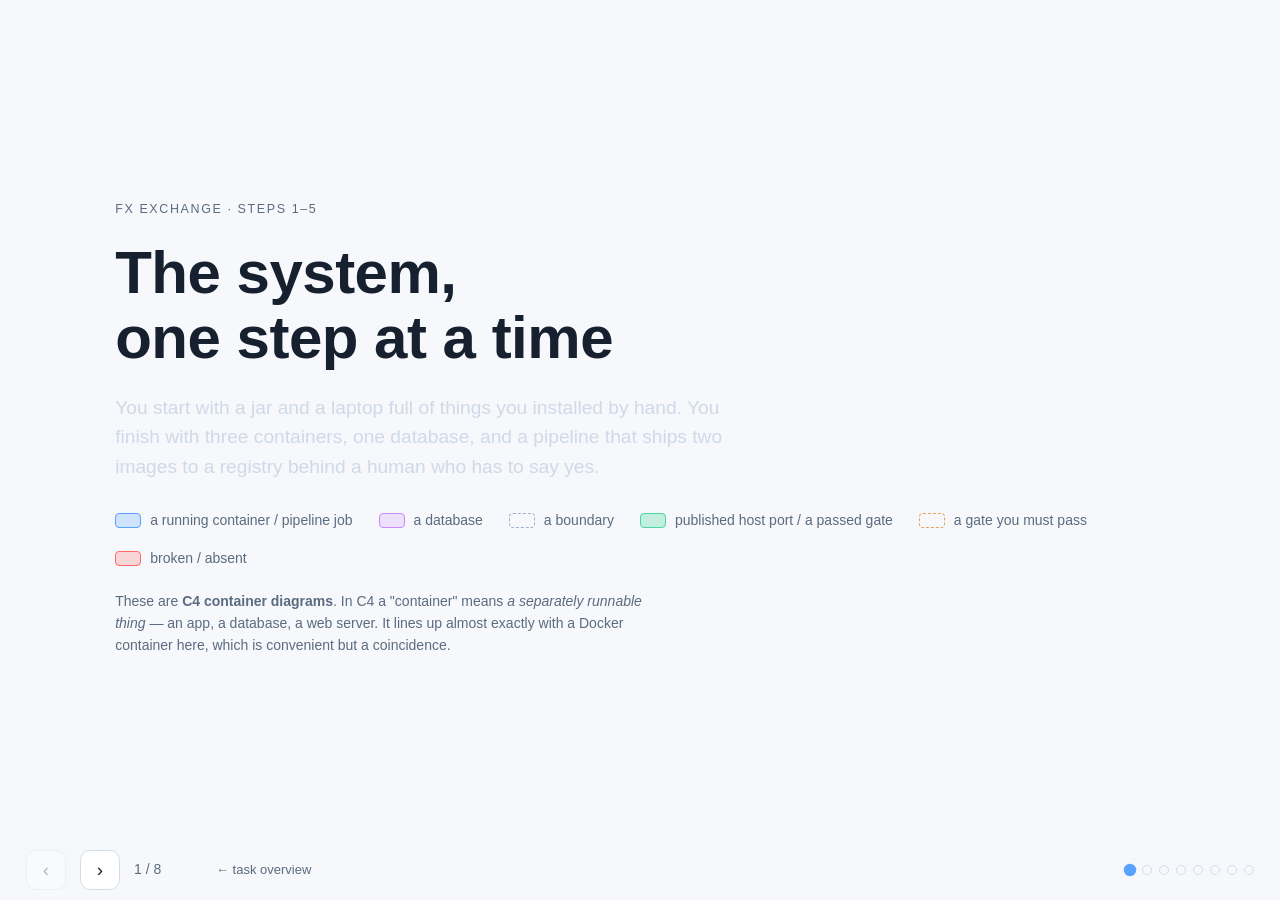
<file: decks/architecture-steps-01-05.html>
<!DOCTYPE html>
<html lang="en">
<head>
<meta charset="UTF-8">
<meta name="viewport" content="width=device-width, initial-scale=1.0">
<title>FX exchange · Steps 1–5 — the system, one step at a time</title>
<style>
  :root{--bg:#0f1420;--panel:#182234;--panel2:#1f2c42;--ink:#e8edf5;--muted:#9fb0c7;
        --mint:#4bd6a0;--blue:#5aa2ff;--amber:#e6a15a;--red:#ff6b6b;--violet:#c78bff;--border:#2a3852}
  *{box-sizing:border-box}
  html,body{height:100%;margin:0}
  body{background:var(--bg);color:var(--ink);overflow:hidden;
       font:16px/1.55 -apple-system,BlinkMacSystemFont,"Segoe UI",Roboto,sans-serif}
  code{font-family:ui-monospace,SFMono-Regular,Menlo,monospace;font-size:.88em;
       background:#0b0f18;padding:1px 5px;border-radius:4px;color:#cfe3ff}
  a{color:var(--blue)}

  /* ---- the deck: one slide per screen, snapped ------------------------- */
  /* mandatory snap + snap-stop:always = the wheel advances exactly one slide at a time.
     Programmatic jumps must then be instant — see go() for why. */
  .deck{height:100dvh;overflow-y:scroll;scroll-snap-type:y mandatory}
  .deck::-webkit-scrollbar{display:none}
  .deck{scrollbar-width:none}
  .slide{height:100dvh;scroll-snap-align:start;scroll-snap-stop:always;
         display:flex;flex-direction:column;padding:34px 64px 78px;gap:12px}

  /* ---- slide furniture -------------------------------------------------- */
  .head{display:flex;align-items:baseline;gap:14px;flex:none}
  .badge{flex:none;width:38px;height:38px;border-radius:10px;display:grid;place-items:center;
         font-weight:700;font-size:16px;background:rgba(90,162,255,.16);color:var(--blue);
         border:1px solid var(--blue)}
  .badge.zero{background:rgba(159,176,199,.14);color:var(--muted);border-color:var(--muted)}
  .badge.five{background:rgba(75,214,160,.16);color:var(--mint);border-color:var(--mint)}
  h2{margin:0;font-size:clamp(22px,2.5vw,32px);line-height:1.2}
  .sub{color:var(--muted);font-size:14px;margin-left:auto;white-space:nowrap;flex:none}
  .kicker{color:var(--muted);font-size:12.5px;letter-spacing:1.6px;text-transform:uppercase;flex:none}

  /* the figure takes whatever height is left, and the SVG scales to fit it */
  .fig{flex:1 1 auto;min-height:0;background:var(--panel);border:1px solid var(--border);
       border-radius:14px;padding:18px;display:flex}
  .fig svg{width:100%;height:100%;display:block}

  .notes{flex:none;display:grid;grid-template-columns:1fr 1fr;gap:12px}
  .notes.one{grid-template-columns:1fr}
  .delta,.watch{padding:10px 14px;border-radius:0 9px 9px 0;font-size:14.5px;line-height:1.5}
  .delta{border-left:3px solid var(--mint);background:rgba(75,214,160,.07)}
  .delta b{color:var(--mint)}
  .watch{border-left:3px solid var(--amber);background:rgba(230,161,90,.08)}
  .watch b{color:var(--amber)}

  /* ---- title slide ------------------------------------------------------ */
  .title{justify-content:center;align-items:flex-start;gap:22px;padding-left:9vw;padding-right:9vw}
  .title h1{margin:0;font-size:clamp(34px,5vw,60px);line-height:1.08;letter-spacing:-.5px}
  .title .lede{color:#cfd9e8;max-width:60ch;font-size:clamp(16px,1.5vw,20px);margin:0}
  .legend{display:flex;flex-wrap:wrap;gap:16px 26px;font-size:14px;color:var(--muted);margin-top:6px}
  .legend span{display:flex;align-items:center;gap:9px}
  .sw{width:26px;height:15px;border-radius:4px;flex:none}
  .note{color:var(--muted);font-size:14px;max-width:72ch;margin:0}

  /* ---- screenshot slide ------------------------------------------------- */
  .shotwrap{flex:1 1 auto;min-height:0;display:flex;justify-content:center}
  img.shot{max-width:100%;max-height:100%;object-fit:contain;
           border:1px solid var(--border);border-radius:12px}

  /* ---- navigation ------------------------------------------------------- */
  nav.deckbar{position:fixed;left:0;right:0;bottom:0;height:60px;display:flex;align-items:center;
              gap:14px;padding:0 26px;background:linear-gradient(to top,rgba(15,20,32,.96),rgba(15,20,32,0));
              z-index:20;pointer-events:none}
  nav.deckbar > *{pointer-events:auto}
  .nbtn{width:40px;height:40px;border-radius:10px;border:1px solid var(--border);
        background:var(--panel);color:var(--ink);font-size:19px;cursor:pointer;
        display:grid;place-items:center;transition:background .15s,border-color .15s}
  .nbtn:hover:not(:disabled){background:var(--panel2);border-color:var(--blue)}
  .nbtn:disabled{opacity:.3;cursor:default}
  .counter{color:var(--muted);font-size:14px;font-variant-numeric:tabular-nums;min-width:62px}
  .dots{display:flex;gap:7px;margin-left:auto;flex-wrap:wrap;justify-content:flex-end}
  .dot{width:10px;height:10px;border-radius:50%;border:1px solid var(--border);
       background:transparent;cursor:pointer;padding:0}
  .dot[aria-current="true"]{background:var(--blue);border-color:var(--blue);transform:scale(1.25)}
  .dot:hover{border-color:var(--blue)}
  .home{color:var(--muted);font-size:13px;text-decoration:none;margin-left:6px}
  .home:hover{color:var(--blue)}

  @media (max-width:900px){
    .slide{padding:22px 22px 74px}
    .notes{grid-template-columns:1fr}
  }
  @media (prefers-color-scheme: light){
    :root{--bg:#f6f8fb;--panel:#fff;--panel2:#eef3f9;--ink:#16202f;--muted:#5b6b80;--border:#d4dce7}
    code{background:#eef2f7;color:#22405f}
    nav.deckbar{background:linear-gradient(to top,rgba(246,248,251,.96),rgba(246,248,251,0))}
  }
</style>
</head>
<body>
<div class="deck" id="deck">
<section class="slide title">
  <div class="kicker">FX exchange · Steps 1–5</div>
  <h1>The system,<br>one step at a time</h1>
  <p class="lede">You start with a jar and a laptop full of things you installed by hand. You finish
  with three containers, one database, and a pipeline that ships two images to a registry behind a
  human who has to say yes.</p>
  <div class="legend">
    <span><span class="sw" style="background:rgba(90,162,255,.25);border:1.5px solid #5aa2ff"></span> a running container / pipeline job</span>
    <span><span class="sw" style="background:rgba(199,139,255,.22);border:1.5px solid #c78bff"></span> a database</span>
    <span><span class="sw" style="background:transparent;border:1.5px dashed #9fb0c7"></span> a boundary</span>
    <span><span class="sw" style="background:rgba(75,214,160,.3);border:1.5px solid #4bd6a0"></span> published host port / a passed gate</span>
    <span><span class="sw" style="background:transparent;border:1.5px dashed #e6a15a"></span> a gate you must pass</span>
    <span><span class="sw" style="background:rgba(255,107,107,.25);border:1.5px solid #ff6b6b"></span> broken / absent</span>
  </div>
  <p class="note">These are <b>C4 container diagrams</b>. In C4 a "container" means <i>a separately
  runnable thing</i> — an app, a database, a web server. It lines up almost exactly with a Docker
  container here, which is convenient but a coincidence.</p>
</section>

<section class="slide ">
  <div class="head"><div class="badge zero">0</div><h2>Where we start — a jar, and a laptop you configured by hand</h2><div class="sub">before Step 1</div></div>
  <div class="fig"><svg viewBox="0 0 900 250" role="img" aria-label="Starting state: everything installed by hand on one laptop">
  <defs>
    <marker id="a" markerWidth="9" markerHeight="9" refX="7" refY="3" orient="auto">
      <path d="M0,0 L7,3 L0,6 z" fill="#9fb0c7"/>
    </marker>
  </defs>
  <rect x="12" y="14" width="876" height="220" rx="14" fill="none" stroke="#9fb0c7" stroke-width="1.5" stroke-dasharray="7 6"/>
  <text x="32" y="42" fill="#9fb0c7" font-size="13" letter-spacing="1.5">YOUR LAPTOP</text>

  <g>
    <rect x="46" y="66" width="180" height="66" rx="10" fill="rgba(159,176,199,.12)" stroke="#9fb0c7" stroke-width="1.5"/>
    <text x="136" y="96" fill="#e8edf5" font-size="15" text-anchor="middle" font-weight="600">JDK 21</text>
    <text x="136" y="116" fill="#9fb0c7" font-size="12" text-anchor="middle">installed by you</text>
  </g>
  <g>
    <rect x="246" y="66" width="180" height="66" rx="10" fill="rgba(159,176,199,.12)" stroke="#9fb0c7" stroke-width="1.5"/>
    <text x="336" y="96" fill="#e8edf5" font-size="15" text-anchor="middle" font-weight="600">Gradle 8.10</text>
    <text x="336" y="116" fill="#9fb0c7" font-size="12" text-anchor="middle">installed by you</text>
  </g>
  <g>
    <rect x="446" y="66" width="180" height="66" rx="10" fill="rgba(199,139,255,.18)" stroke="#c78bff" stroke-width="1.5"/>
    <text x="536" y="94" fill="#e8edf5" font-size="15" text-anchor="middle" font-weight="600">MySQL 8</text>
    <text x="536" y="114" fill="#9fb0c7" font-size="12" text-anchor="middle">:3306 · seeded by hand</text>
  </g>
  <g>
    <rect x="646" y="66" width="206" height="66" rx="10" fill="rgba(90,162,255,.18)" stroke="#5aa2ff" stroke-width="1.5"/>
    <text x="749" y="94" fill="#e8edf5" font-size="15" text-anchor="middle" font-weight="600">fx-app-spring.jar</text>
    <text x="749" y="114" fill="#9fb0c7" font-size="12" text-anchor="middle">java -jar · :8080</text>
  </g>

  <path d="M749,132 L749,164 L536,164 L536,138" fill="none" stroke="#9fb0c7" stroke-width="1.5" marker-end="url(#a)"/>
  <text x="642" y="182" fill="#9fb0c7" font-size="12.5" text-anchor="middle">jdbc:mysql://localhost:3306/fxdb</text>
  <text x="450" y="214" fill="#e6a15a" font-size="13.5" text-anchor="middle">Four things, four install steps, one machine. None of it is packaged, and none of it moves.</text>
</svg></div>
  <div class="notes one">
    <div class="watch"><b>Watch for:</b> It works — <i>here</i>. The README that reproduces it on a teammate's machine is four paragraphs long and already slightly wrong. That is the problem containers solve.</div>
  </div>

</section>

<section class="slide ">
  <div class="head"><div class="badge ">1</div><h2>Put it in a box</h2><div class="sub">branch <code>step-01</code> · ~65 min</div></div>
  <div class="fig"><svg viewBox="0 0 900 290" role="img" aria-label="After step 1: the app runs in a container and cannot reach any database">
  <defs>
    <marker id="b" markerWidth="9" markerHeight="9" refX="7" refY="3" orient="auto">
      <path d="M0,0 L7,3 L0,6 z" fill="#9fb0c7"/>
    </marker>
    <marker id="bred" markerWidth="9" markerHeight="9" refX="7" refY="3" orient="auto">
      <path d="M0,0 L7,3 L0,6 z" fill="#ff6b6b"/>
    </marker>
  </defs>
  <rect x="12" y="14" width="876" height="258" rx="14" fill="none" stroke="#9fb0c7" stroke-width="1.5" stroke-dasharray="7 6"/>
  <text x="32" y="42" fill="#9fb0c7" font-size="13" letter-spacing="1.5">YOUR LAPTOP</text>

  <rect x="44" y="60" width="420" height="190" rx="12" fill="rgba(90,162,255,.06)" stroke="#5aa2ff" stroke-width="1.2" stroke-dasharray="5 5"/>
  <text x="64" y="84" fill="#5aa2ff" font-size="12.5" letter-spacing="1.3">DOCKER</text>

  <rect x="78" y="100" width="352" height="120" rx="11" fill="rgba(90,162,255,.2)" stroke="#5aa2ff" stroke-width="1.8"/>
  <text x="254" y="130" fill="#e8edf5" font-size="16" text-anchor="middle" font-weight="700">fx-app-spring:1.0</text>
  <text x="254" y="152" fill="#9fb0c7" font-size="12.5" text-anchor="middle">multi-stage image · JRE only</text>
  <text x="254" y="174" fill="#9fb0c7" font-size="12.5" text-anchor="middle">listens on :8080 inside</text>
  <text x="254" y="200" fill="#4bd6a0" font-size="12.5" text-anchor="middle">/health → UP</text>

  <rect x="196" y="52" width="116" height="26" rx="13" fill="rgba(75,214,160,.28)" stroke="#4bd6a0" stroke-width="1.4"/>
  <text x="254" y="70" fill="#e8edf5" font-size="12.5" text-anchor="middle" font-weight="600">-p 8080:8080</text>

  <rect x="560" y="100" width="290" height="120" rx="11" fill="rgba(255,107,107,.12)" stroke="#ff6b6b" stroke-width="1.6" stroke-dasharray="6 5"/>
  <text x="705" y="140" fill="#ff6b6b" font-size="15" text-anchor="middle" font-weight="700">no database</text>
  <text x="705" y="164" fill="#9fb0c7" font-size="12.5" text-anchor="middle">MySQL is stopped — on purpose</text>
  <text x="705" y="188" fill="#ff6b6b" font-size="12.5" text-anchor="middle">/api/rates → 500</text>

  <path d="M430,160 L556,160" fill="none" stroke="#ff6b6b" stroke-width="1.6" stroke-dasharray="6 5" marker-end="url(#bred)"/>
  <text x="493" y="150" fill="#ff6b6b" font-size="18" text-anchor="middle">✗</text>
  <text x="450" y="244" fill="#e6a15a" font-size="13" text-anchor="middle">inside the container, <tspan font-family="ui-monospace,Menlo,monospace">localhost</tspan> is the container — so even a running MySQL would not be found</text>
</svg></div>
  <div class="notes">
    <div class="delta"><b>What's new:</b> <code>fx-app-spring/Dockerfile</code> (multi-stage) and <code>.dockerignore</code>. The app runs with <b>no JDK, no Gradle and no MySQL</b> involved.</div>
    <div class="watch"><b>Watch for:</b> the container starts and <code>/health</code> is green while <code>/api/rates</code> is a 500. "Up" and "working" are different claims — the pool is lazy. We deliberately do <i>not</i> fix the database here.</div>
  </div>

</section>

<section class="slide ">
  <div class="head"><div class="badge ">2</div><h2>The whole stack in one file</h2><div class="sub">branch <code>step-02</code> · ~60 min</div></div>
  <div class="fig"><svg viewBox="0 0 900 320" role="img" aria-label="After step 2: app and MySQL on one compose network">
  <defs><marker id="c" markerWidth="9" markerHeight="9" refX="7" refY="3" orient="auto">
    <path d="M0,0 L7,3 L0,6 z" fill="#9fb0c7"/></marker></defs>

  <rect x="12" y="46" width="876" height="256" rx="14" fill="none" stroke="#5aa2ff" stroke-width="1.5" stroke-dasharray="7 6"/>
  <text x="32" y="72" fill="#5aa2ff" font-size="13" letter-spacing="1.5">COMPOSE NETWORK — fx-stack</text>

  <rect x="150" y="12" width="150" height="26" rx="13" fill="rgba(75,214,160,.28)" stroke="#4bd6a0" stroke-width="1.4"/>
  <text x="225" y="30" fill="#e8edf5" font-size="12.5" text-anchor="middle" font-weight="600">host :8080</text>
  <rect x="600" y="12" width="150" height="26" rx="13" fill="rgba(75,214,160,.28)" stroke="#4bd6a0" stroke-width="1.4"/>
  <text x="675" y="30" fill="#e8edf5" font-size="12.5" text-anchor="middle" font-weight="600">host :3307</text>

  <rect x="60" y="96" width="330" height="146" rx="11" fill="rgba(90,162,255,.2)" stroke="#5aa2ff" stroke-width="1.8"/>
  <text x="225" y="126" fill="#e8edf5" font-size="16" text-anchor="middle" font-weight="700">fx-app-spring</text>
  <text x="225" y="148" fill="#9fb0c7" font-size="12.5" text-anchor="middle">image fx-app-spring:1.0</text>
  <text x="225" y="170" fill="#9fb0c7" font-size="12.5" text-anchor="middle">build: ./fx-app-spring</text>
  <text x="225" y="196" fill="#4bd6a0" font-size="12.5" text-anchor="middle">/api/rates → 10 rows</text>
  <text x="225" y="218" fill="#4bd6a0" font-size="12.5" text-anchor="middle">EUR/USD 1.0818</text>
  <path d="M225,42 L225,92" stroke="#4bd6a0" stroke-width="1.5" marker-end="url(#c)"/>

  <rect x="510" y="96" width="330" height="146" rx="11" fill="rgba(199,139,255,.2)" stroke="#c78bff" stroke-width="1.8"/>
  <text x="675" y="126" fill="#e8edf5" font-size="16" text-anchor="middle" font-weight="700">fx-db</text>
  <text x="675" y="148" fill="#9fb0c7" font-size="12.5" text-anchor="middle">mysql:8 · listens :3306</text>
  <text x="675" y="172" fill="#9fb0c7" font-size="12.5" text-anchor="middle">healthcheck → service_healthy</text>
  <text x="675" y="196" fill="#9fb0c7" font-size="12.5" text-anchor="middle">volume fx-db-data</text>
  <text x="675" y="220" fill="#e6a15a" font-size="12.5" text-anchor="middle">seed .sql mounted → runs once</text>
  <path d="M675,42 L675,92" stroke="#4bd6a0" stroke-width="1.5" marker-end="url(#c)"/>

  <path d="M394,166 L506,166" stroke="#9fb0c7" stroke-width="1.8" marker-end="url(#c)"/>
  <text x="450" y="156" fill="#e8edf5" font-size="12.5" text-anchor="middle">fx-db:3306</text>
  <text x="450" y="290" fill="#9fb0c7" font-size="13" text-anchor="middle">by <tspan font-weight="700" fill="#e8edf5">service name</tspan>, on the <tspan font-weight="700" fill="#e8edf5">container</tspan> port — 3307 is only the door from your laptop</text>
</svg></div>
  <div class="notes">
    <div class="delta"><b>What's new:</b> <code>docker-compose.yml</code> and <code>.env.example</code> at the <b>workspace root</b>. The database is part of the system now, not part of your laptop.</div>
    <div class="watch"><b>Watch for:</b> <code>down</code> keeps the volume, <code>down -v</code> destroys it — and the seed only re-runs against an <i>empty</i> data directory. That one fact explains most "I changed the seed and nothing happened" bugs.</div>
  </div>

</section>

<section class="slide ">
  <div class="head"><div class="badge ">3</div><h2>A second app, and the port fight</h2><div class="sub">branch <code>step-03</code> · ~45 min</div></div>
  <div class="fig"><svg viewBox="0 0 900 330" role="img" aria-label="After step 3: nginx serves the monitor and proxies the API">
  <defs><marker id="e" markerWidth="9" markerHeight="9" refX="7" refY="3" orient="auto">
    <path d="M0,0 L7,3 L0,6 z" fill="#9fb0c7"/></marker></defs>

  <rect x="24" y="86" width="200" height="72" rx="11" fill="rgba(159,176,199,.12)" stroke="#9fb0c7" stroke-width="1.5"/>
  <text x="124" y="116" fill="#e8edf5" font-size="15" text-anchor="middle" font-weight="600">your browser</text>
  <text x="124" y="138" fill="#4bd6a0" font-size="12.5" text-anchor="middle">localhost:3000 only</text>

  <rect x="256" y="46" width="632" height="256" rx="14" fill="none" stroke="#5aa2ff" stroke-width="1.5" stroke-dasharray="7 6"/>
  <text x="276" y="72" fill="#5aa2ff" font-size="13" letter-spacing="1.5">COMPOSE NETWORK — fx-stack</text>

  <rect x="286" y="96" width="250" height="120" rx="11" fill="rgba(90,162,255,.2)" stroke="#5aa2ff" stroke-width="1.8"/>
  <text x="411" y="124" fill="#e8edf5" font-size="15.5" text-anchor="middle" font-weight="700">fx-monitor</text>
  <text x="411" y="146" fill="#9fb0c7" font-size="12.5" text-anchor="middle">nginx · listens :80</text>
  <text x="411" y="168" fill="#9fb0c7" font-size="12.5" text-anchor="middle">serves the page</text>
  <text x="411" y="192" fill="#4bd6a0" font-size="12.5" text-anchor="middle">proxies /api → API</text>

  <rect x="608" y="96" width="250" height="120" rx="11" fill="rgba(90,162,255,.2)" stroke="#5aa2ff" stroke-width="1.8"/>
  <text x="733" y="124" fill="#e8edf5" font-size="15.5" text-anchor="middle" font-weight="700">fx-app-spring</text>
  <text x="733" y="146" fill="#9fb0c7" font-size="12.5" text-anchor="middle">listens :8080</text>
  <text x="733" y="178" fill="#9fb0c7" font-size="12.5" text-anchor="middle">unchanged by this task</text>

  <rect x="608" y="240" width="250" height="48" rx="11" fill="rgba(199,139,255,.2)" stroke="#c78bff" stroke-width="1.8"/>
  <text x="733" y="270" fill="#e8edf5" font-size="14.5" text-anchor="middle" font-weight="600">fx-db</text>
  <path d="M733,220 L733,236" stroke="#9fb0c7" stroke-width="1.6" marker-end="url(#e)"/>

  <rect x="336" y="12" width="150" height="26" rx="13" fill="rgba(75,214,160,.28)" stroke="#4bd6a0" stroke-width="1.4"/>
  <text x="411" y="30" fill="#e8edf5" font-size="12.5" text-anchor="middle" font-weight="600">host :3000</text>

  <path d="M228,122 L332,122 L332,92" stroke="#9fb0c7" stroke-width="1.8" fill="none" marker-end="url(#e)"/>
  <path d="M411,42 L411,92" stroke="#4bd6a0" stroke-width="1.5" marker-end="url(#e)"/>
  <path d="M540,156 L604,156" stroke="#4bd6a0" stroke-width="1.8" marker-end="url(#e)"/>
  <text x="572" y="146" fill="#4bd6a0" font-size="11.5" text-anchor="middle">fx-app-spring:8080</text>

  <text x="560" y="318" fill="#e6a15a" font-size="13" text-anchor="middle">one origin in the browser → <tspan font-weight="700">no CORS anywhere</tspan></text>
</svg></div>
  <div class="notes">
    <div class="delta"><b>What's new:</b> <code>fx-monitor/</code> as a <b>sibling</b> folder and a third service on host port <b>3000</b>. Your API's build context did not grow by a byte.</div>
    <div class="watch"><b>Watch for:</b> <code>Bind for 0.0.0.0:8080 failed: port is already allocated</code>. Container ports are private; published host ports are shared. It is always the left-hand number.</div>
  </div>

</section>

<section class="slide ">
  <div class="head"><div class="badge ">4</div><h2>The machine runs the tests</h2><div class="sub">branch <code>step-04</code> · ~45 min</div></div>
  <div class="fig"><svg viewBox="0 0 900 300" role="img" aria-label="After step 4: a pull request runs ci.yml, which gates the merge behind branch protection">
  <defs>
    <marker id="d" markerWidth="9" markerHeight="9" refX="7" refY="3" orient="auto">
      <path d="M0,0 L7,3 L0,6 z" fill="#9fb0c7"/></marker>
    <marker id="dg" markerWidth="9" markerHeight="9" refX="7" refY="3" orient="auto">
      <path d="M0,0 L7,3 L0,6 z" fill="#4bd6a0"/></marker>
  </defs>

  <rect x="20" y="112" width="130" height="64" rx="11" fill="rgba(159,176,199,.14)" stroke="#9fb0c7" stroke-width="1.5"/>
  <text x="85" y="140" fill="#e8edf5" font-size="14" text-anchor="middle" font-weight="700">push / PR</text>
  <text x="85" y="160" fill="#9fb0c7" font-size="11.5" text-anchor="middle">code leaves your laptop</text>

  <rect x="182" y="48" width="400" height="190" rx="12" fill="rgba(90,162,255,.06)" stroke="#5aa2ff" stroke-width="1.3" stroke-dasharray="5 5"/>
  <text x="202" y="72" fill="#5aa2ff" font-size="12.5" font-weight="700">ci.yml · on: push, pull_request</text>
  <rect x="202" y="90" width="360" height="46" rx="8" fill="rgba(75,214,160,.16)" stroke="#4bd6a0" stroke-width="1.4"/>
  <text x="382" y="118" fill="#e8edf5" font-size="13.5" text-anchor="middle" font-weight="700">build — <tspan font-family="ui-monospace,Menlo,monospace">./gradlew build</tspan></text>
  <text x="382" y="158" fill="#9fb0c7" font-size="12" text-anchor="middle">runs your existing JUnit tests — nothing new to write here</text>
  <text x="382" y="180" fill="#9fb0c7" font-size="12" text-anchor="middle">a fresh Ubuntu VM, every push and every PR</text>
  <text x="382" y="202" fill="#9fb0c7" font-size="11.5" text-anchor="middle">reports green or red back to the PR</text>

  <rect x="628" y="112" width="140" height="64" rx="11" fill="rgba(230,161,90,.14)" stroke="#e6a15a" stroke-width="1.6" stroke-dasharray="6 4"/>
  <text x="698" y="138" fill="#e6a15a" font-size="13" text-anchor="middle" font-weight="700">branch protection</text>
  <text x="698" y="158" fill="#9fb0c7" font-size="11" text-anchor="middle"><tspan font-family="ui-monospace,Menlo,monospace">build</tspan> required</text>

  <rect x="800" y="112" width="90" height="64" rx="11" fill="rgba(75,214,160,.20)" stroke="#4bd6a0" stroke-width="1.8"/>
  <text x="845" y="138" fill="#e8edf5" font-size="13.5" text-anchor="middle" font-weight="700">merge</text>
  <text x="845" y="158" fill="#9fb0c7" font-size="11" text-anchor="middle">→ main</text>

  <path d="M150,144 L178,144" stroke="#9fb0c7" stroke-width="1.8" marker-end="url(#d)"/>
  <path d="M582,144 L624,144" stroke="#9fb0c7" stroke-width="1.8" marker-end="url(#d)"/>
  <path d="M768,144 L796,144" stroke="#4bd6a0" stroke-width="1.8" marker-end="url(#dg)"/>

  <text x="450" y="272" fill="#e6a15a" font-size="13" text-anchor="middle">break an assertion on purpose → red X on the PR → <tspan font-weight="700">Merge stays grey until it's green again</tspan></text>
</svg></div>
  <div class="notes">
    <div class="delta"><b>What's new:</b> <code>.github/workflows/ci.yml</code> at the <b>repo root</b>, running <code>./gradlew build</code> on every push and pull request against your existing test suite.</div>
    <div class="watch"><b>Watch for:</b> the value isn't the green — it's the red you make on purpose. Break a test, watch the PR go red, then turn on branch protection so a red build can't be merged.</div>
  </div>

</section>

<section class="slide ">
  <div class="head"><div class="badge five">5</div><h2>From green build to blessed deploy</h2><div class="sub">branch <code>step-05</code> · ~45 min</div></div>
  <div class="fig"><svg viewBox="0 0 960 430" role="img" aria-label="After step 5: a pull request runs ci.yml, gating the merge; merging to main triggers cd.yml, which builds and pushes two images to ghcr and then a gated staging deploy">
  <defs>
    <marker id="f" markerWidth="9" markerHeight="9" refX="7" refY="3" orient="auto">
      <path d="M0,0 L7,3 L0,6 z" fill="#9fb0c7"/></marker>
    <marker id="fg" markerWidth="9" markerHeight="9" refX="7" refY="3" orient="auto">
      <path d="M0,0 L7,3 L0,6 z" fill="#4bd6a0"/></marker>
  </defs>

  <!-- ===== TOP LANE: CI on pull_request ===== -->
  <rect x="24" y="78" width="118" height="54" rx="11" fill="rgba(90,162,255,.14)" stroke="#5aa2ff" stroke-width="1.5"/>
  <text x="83" y="102" fill="#e8edf5" font-size="13.5" text-anchor="middle" font-weight="700">PR opened</text>
  <text x="83" y="120" fill="#9fb0c7" font-size="11.5" text-anchor="middle">on a branch</text>

  <rect x="176" y="44" width="460" height="150" rx="12" fill="rgba(90,162,255,.06)" stroke="#5aa2ff" stroke-width="1.3" stroke-dasharray="5 5"/>
  <text x="196" y="66" fill="#5aa2ff" font-size="12.5" font-weight="700">ci.yml · on: pull_request — narrowed from Step 4</text>
  <rect x="196" y="78" width="420" height="28" rx="7" fill="rgba(75,214,160,.16)" stroke="#4bd6a0" stroke-width="1.3"/>
  <text x="208" y="97" fill="#e8edf5" font-size="12.5">build — <tspan font-family="ui-monospace,Menlo,monospace">./gradlew build</tspan>  (your existing tests)</text>
  <rect x="196" y="112" width="420" height="28" rx="7" fill="rgba(90,162,255,.16)" stroke="#5aa2ff" stroke-width="1.3"/>
  <text x="208" y="131" fill="#e8edf5" font-size="12.5">images — <tspan font-family="ui-monospace,Menlo,monospace">docker build</tspan> (no push)</text>
  <text x="208" y="164" fill="#9fb0c7" font-size="11.5">images is a <tspan font-style="italic">matrix</tspan> — fx-app-spring, fx-monitor — each built, neither pushed</text>

  <rect x="672" y="78" width="120" height="70" rx="11" fill="rgba(230,161,90,.14)" stroke="#e6a15a" stroke-width="1.6" stroke-dasharray="6 4"/>
  <text x="732" y="102" fill="#e6a15a" font-size="13" text-anchor="middle" font-weight="700">branch</text>
  <text x="732" y="120" fill="#e6a15a" font-size="13" text-anchor="middle" font-weight="700">protection</text>
  <text x="732" y="138" fill="#9fb0c7" font-size="11" text-anchor="middle">green required</text>

  <rect x="826" y="78" width="110" height="70" rx="11" fill="rgba(75,214,160,.20)" stroke="#4bd6a0" stroke-width="1.8"/>
  <text x="881" y="108" fill="#e8edf5" font-size="14" text-anchor="middle" font-weight="700">merge</text>
  <text x="881" y="128" fill="#9fb0c7" font-size="11" text-anchor="middle">→ main</text>

  <path d="M142,105 L172,105" stroke="#9fb0c7" stroke-width="1.8" marker-end="url(#f)"/>
  <path d="M636,113 L668,113" stroke="#9fb0c7" stroke-width="1.8" marker-end="url(#f)"/>
  <path d="M792,113 L822,113" stroke="#4bd6a0" stroke-width="1.8" marker-end="url(#fg)"/>

  <!-- ===== return sweep: the merge IS the push ===== -->
  <path d="M881,148 L881,206 L83,206 L83,230" fill="none" stroke="#4bd6a0" stroke-width="1.8" stroke-dasharray="7 5" marker-end="url(#fg)"/>
  <text x="482" y="199" fill="#4bd6a0" font-size="12" text-anchor="middle">the merge to main IS the push that triggers CD — no commit is built twice</text>

  <!-- ===== BOTTOM LANE: CD on push main ===== -->
  <rect x="24" y="232" width="118" height="54" rx="11" fill="rgba(75,214,160,.14)" stroke="#4bd6a0" stroke-width="1.5"/>
  <text x="83" y="256" fill="#e8edf5" font-size="13.5" text-anchor="middle" font-weight="700">push: main</text>
  <text x="83" y="274" fill="#9fb0c7" font-size="11.5" text-anchor="middle">(the merge)</text>

  <rect x="176" y="214" width="610" height="176" rx="12" fill="rgba(90,162,255,.06)" stroke="#5aa2ff" stroke-width="1.3" stroke-dasharray="5 5"/>
  <text x="196" y="236" fill="#5aa2ff" font-size="12.5" font-weight="700">cd.yml · on: push [main]</text>
  <text x="196" y="256" fill="#9fb0c7" font-size="11.5">split by trigger → the build runs once, then the images ship</text>

  <rect x="196" y="300" width="150" height="60" rx="9" fill="rgba(75,214,160,.18)" stroke="#4bd6a0" stroke-width="1.6"/>
  <text x="271" y="326" fill="#e8edf5" font-size="13.5" text-anchor="middle" font-weight="700">build</text>
  <text x="271" y="345" fill="#9fb0c7" font-size="11.5" text-anchor="middle">./gradlew build</text>

  <rect x="372" y="300" width="196" height="60" rx="9" fill="rgba(90,162,255,.20)" stroke="#5aa2ff" stroke-width="1.6"/>
  <text x="470" y="321" fill="#e8edf5" font-size="13.5" text-anchor="middle" font-weight="700">publish</text>
  <text x="470" y="339" fill="#9fb0c7" font-size="11" text-anchor="middle">2 images → ghcr.io</text>
  <text x="470" y="354" fill="#4bd6a0" font-size="11" text-anchor="middle">sha-&lt;short&gt; + latest</text>

  <rect x="594" y="300" width="170" height="60" rx="9" fill="rgba(230,161,90,.18)" stroke="#e6a15a" stroke-width="1.6"/>
  <text x="679" y="326" fill="#e8edf5" font-size="13.5" text-anchor="middle" font-weight="700">deploy</text>
  <text x="679" y="345" fill="#9fb0c7" font-size="11" text-anchor="middle">environment: staging</text>

  <rect x="810" y="300" width="128" height="60" rx="9" fill="rgba(230,161,90,.12)" stroke="#e6a15a" stroke-width="1.6" stroke-dasharray="6 4"/>
  <text x="874" y="324" fill="#e6a15a" font-size="13" text-anchor="middle" font-weight="700">human gate</text>
  <text x="874" y="343" fill="#9fb0c7" font-size="11" text-anchor="middle">reviewer approves</text>

  <path d="M142,259 L162,259 L162,330 L192,330" fill="none" stroke="#4bd6a0" stroke-width="1.8" marker-end="url(#fg)"/>
  <path d="M346,330 L368,330" stroke="#9fb0c7" stroke-width="1.8" marker-end="url(#f)"/>
  <path d="M568,330 L590,330" stroke="#9fb0c7" stroke-width="1.8" marker-end="url(#f)"/>
  <path d="M764,330 L806,330" stroke="#e6a15a" stroke-width="1.8" marker-end="url(#f)"/>
</svg></div>
  <div class="notes">
    <div class="delta"><b>What's new:</b> <code>ci.yml</code> narrowed to <code>pull_request</code> plus a build-only <code>images</code> matrix; a new <code>cd.yml</code> on <code>push: [main]</code> chains <code>build → publish → deploy</code>, publishing <b>two</b> images — <code>fx-app-spring</code> and <code>fx-monitor</code>.</div>
    <div class="watch"><b>Watch for:</b> <code>deploy</code> sits behind <code>environment: staging</code> with a required reviewer — the run visibly pauses in <b>Waiting</b> until a human approves. GHCR owners must be <b>lowercase</b> or the push 400s.</div>
  </div>

</section>

<section class="slide ">
  <div class="head"><h2>What "done" looks like</h2><div class="sub">end of Step 5</div></div>
  <div class="shotwrap"><img class="shot" src="fx-monitor-final.jpg" alt="fx-monitor after step 5: ten currency pairs ticking live, sparklines filling in, a green health dot, and the ACCEPTING toggle ON."></div>
  <div class="notes">
    <div class="delta"><b>What's new:</b> three containers up from one <code>docker compose up</code>, a pipeline that verifies every push, and two images on GHCR behind a deploy a human had to approve.</div>
    <div class="watch"><b>Watch for:</b> the <b>ACCEPTING</b> toggle reads ON and the rates move every couple of seconds — <code>fx-app-spring</code> ticks its own feed on a schedule, no second app needed.</div>
  </div>

</section>

</div>

<nav class="deckbar">
  <button class="nbtn" id="prev" aria-label="Previous slide">&#8249;</button>
  <button class="nbtn" id="next" aria-label="Next slide">&#8250;</button>
  <span class="counter" id="counter">1 / 8</span>
  <a class="home" href="overview-steps-01-05.html">← task overview</a>
  <div class="dots" id="dots"></div>
</nav>

<script>
  var deck   = document.getElementById('deck');
  var slides = [].slice.call(deck.querySelectorAll('.slide'));
  var dots   = document.getElementById('dots');
  var prev   = document.getElementById('prev');
  var next   = document.getElementById('next');
  var counter= document.getElementById('counter');
  var at = 0;

  slides.forEach(function (s, i) {
    var b = document.createElement('button');
    b.className = 'dot';
    b.type = 'button';
    b.setAttribute('aria-label', 'Go to slide ' + (i + 1));
    b.addEventListener('click', function () { go(i); });
    dots.appendChild(b);
  });

  function go(i) {
    at = Math.max(0, Math.min(slides.length - 1, i));
    // Two traps here, both silent:
    //  1. `deck.scrollTop = ...` is IGNORED while snap-stop:always is set — use scrollIntoView.
    //  2. `behavior:'smooth'` is CANCELLED for jumps across several snap points, so nav clicks
    //     would do nothing. An instant cut is what a deck wants anyway.
    slides[at].scrollIntoView({ behavior: 'instant', block: 'start' });
    paint();
  }
  function paint() {
    counter.textContent = (at + 1) + ' / ' + slides.length;
    prev.disabled = at === 0;
    next.disabled = at === slides.length - 1;
    [].slice.call(dots.children).forEach(function (d, i) {
      d.setAttribute('aria-current', i === at ? 'true' : 'false');
    });
  }
  prev.addEventListener('click', function () { go(at - 1); });
  next.addEventListener('click', function () { go(at + 1); });

  // keep the indicator honest when the deck is scrolled by wheel or trackpad
  var spy = new IntersectionObserver(function (entries) {
    entries.forEach(function (e) {
      if (e.isIntersecting) { at = slides.indexOf(e.target); paint(); }
    });
  }, { root: deck, threshold: 0.55 });
  slides.forEach(function (s) { spy.observe(s); });

  // arrow keys are a bonus; every control above works with a mouse alone
  document.addEventListener('keydown', function (e) {
    if (e.key === 'ArrowRight' || e.key === 'PageDown' || e.key === ' ') { e.preventDefault(); go(at + 1); }
    if (e.key === 'ArrowLeft'  || e.key === 'PageUp')                    { e.preventDefault(); go(at - 1); }
  });
  paint();
</script>
</body>
</html>
</file>
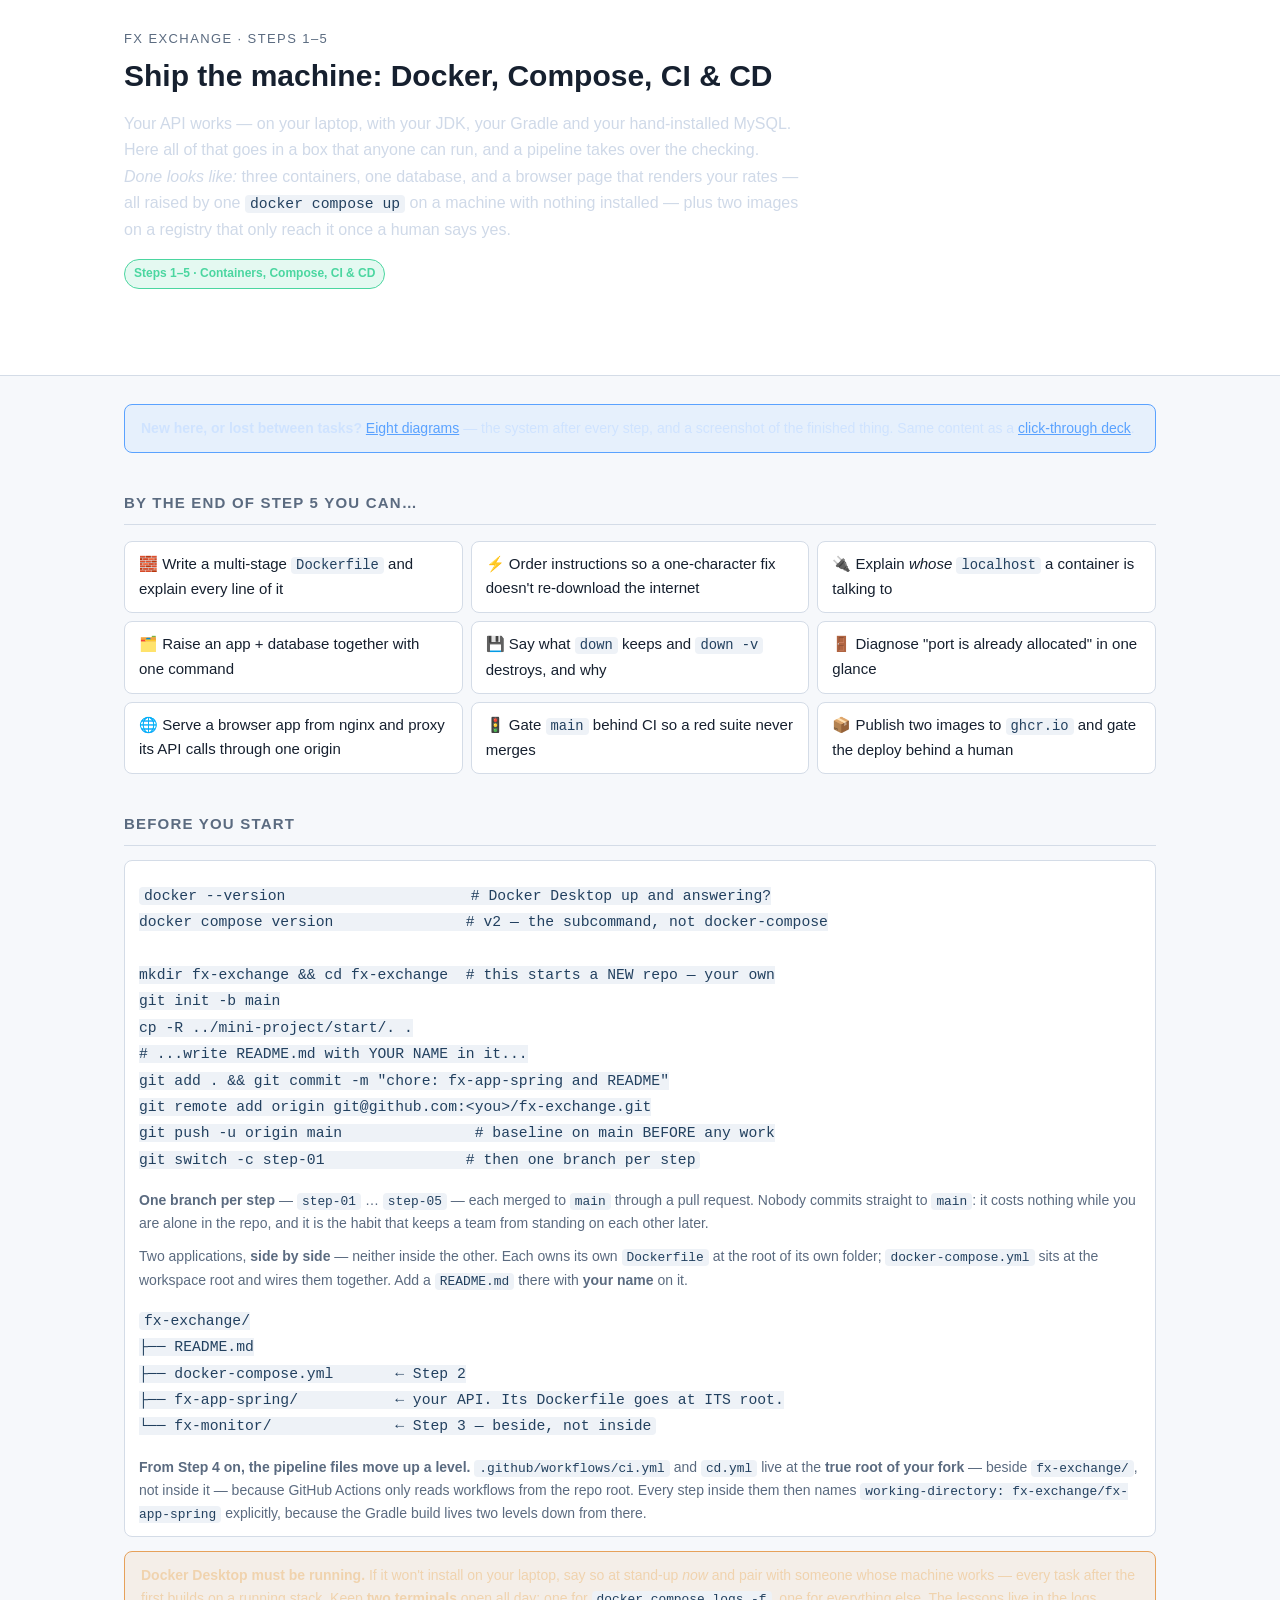
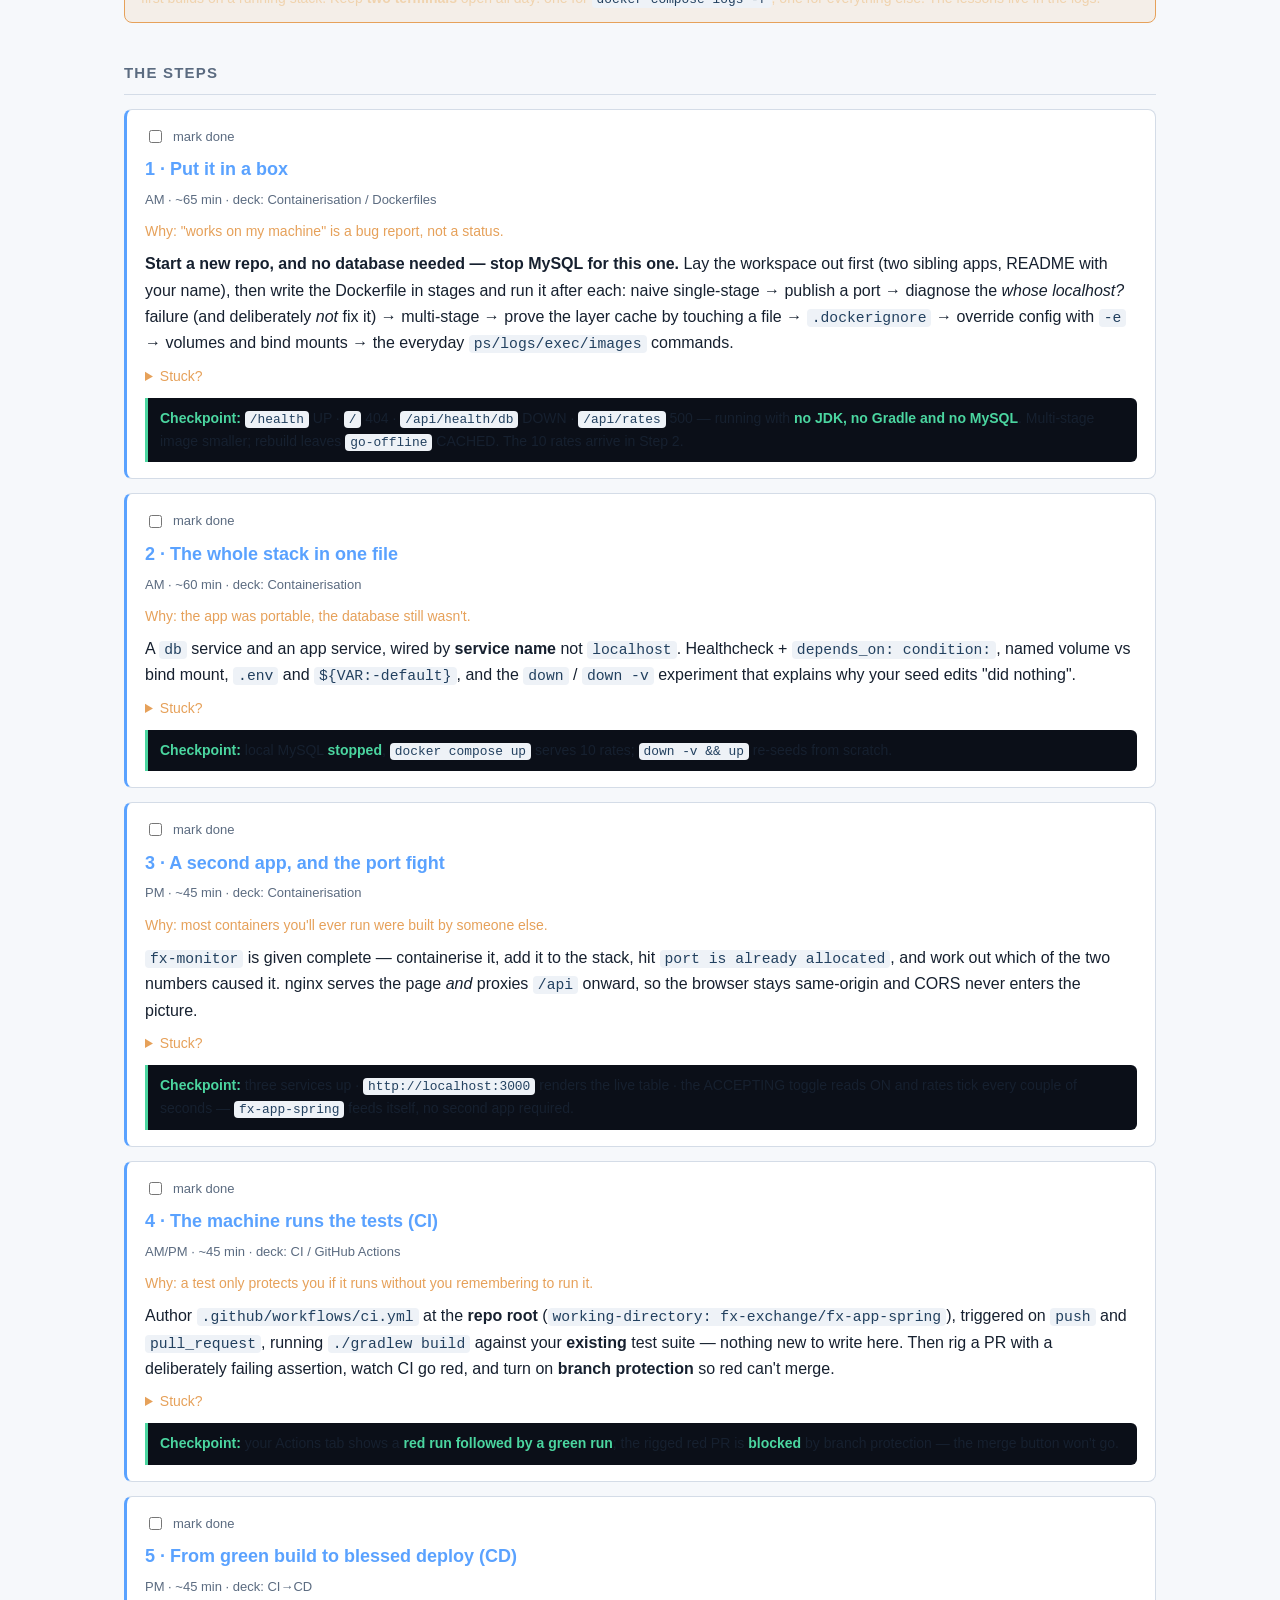
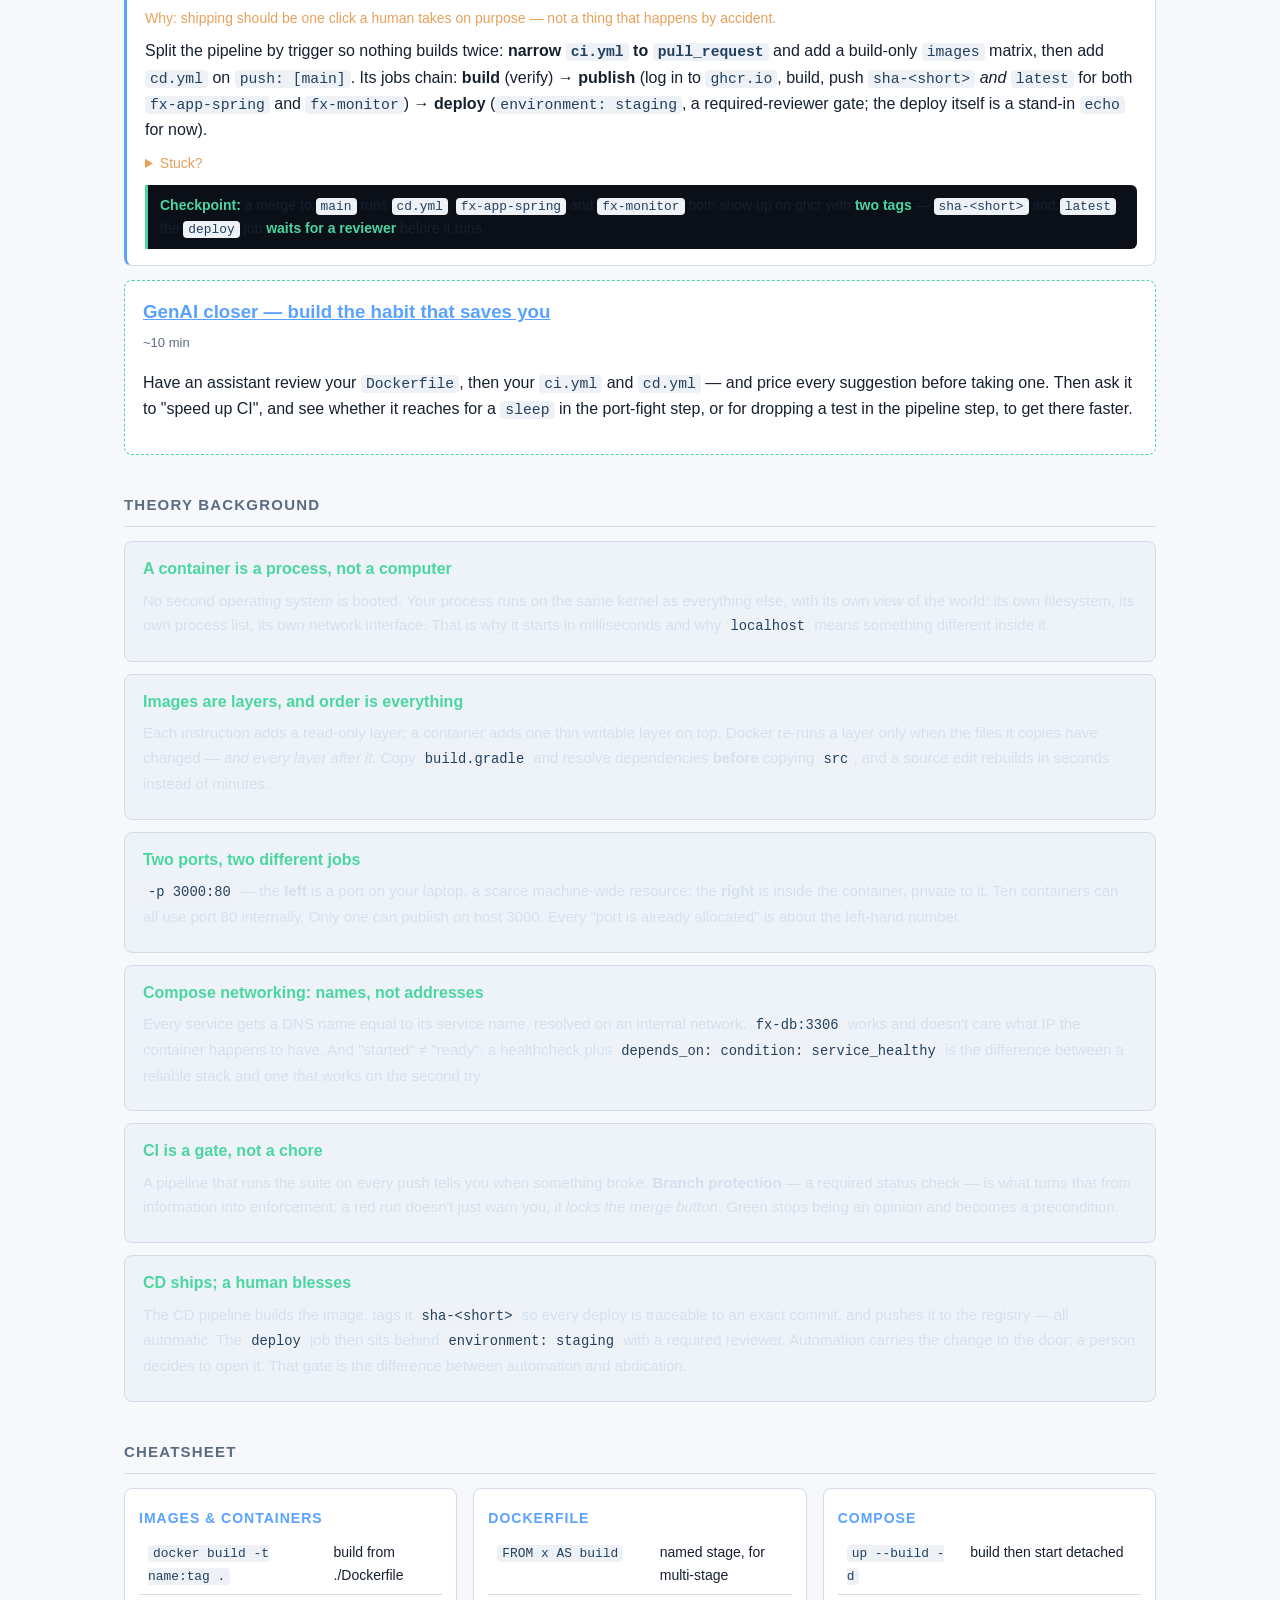
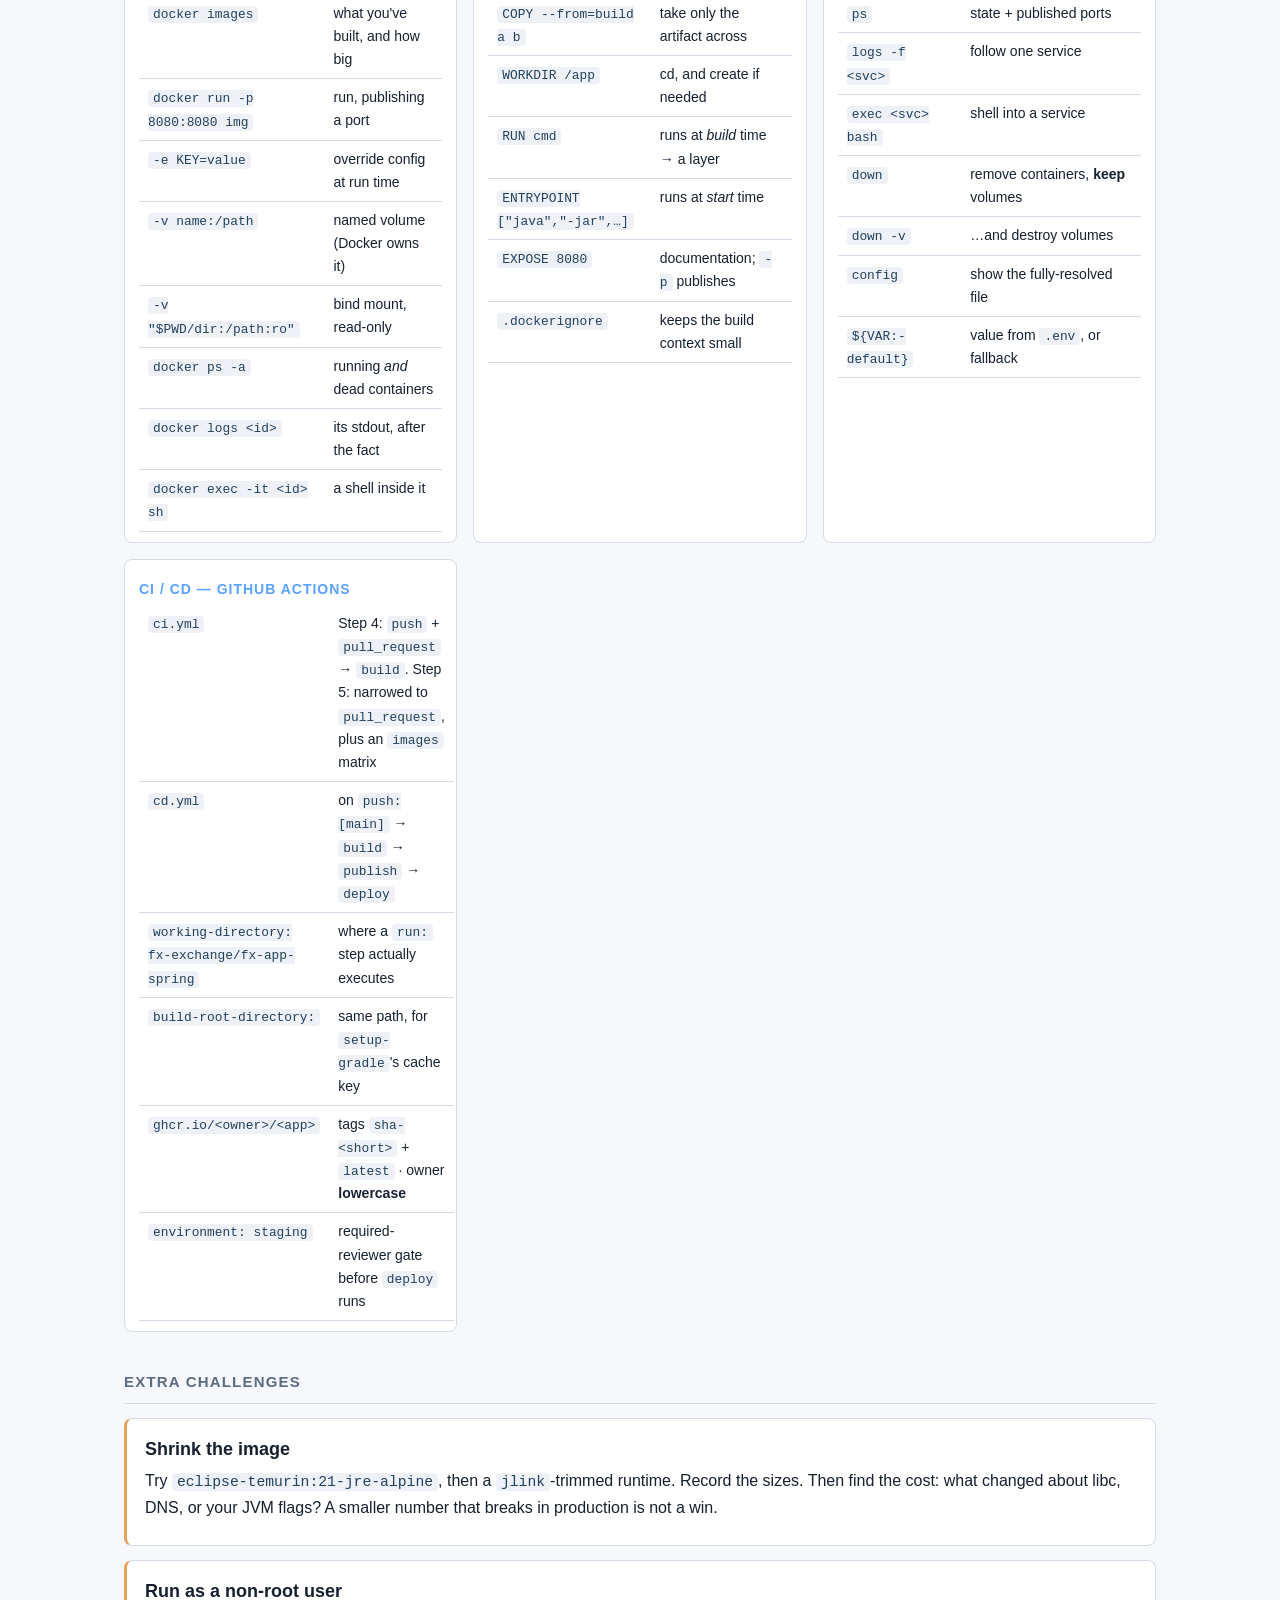
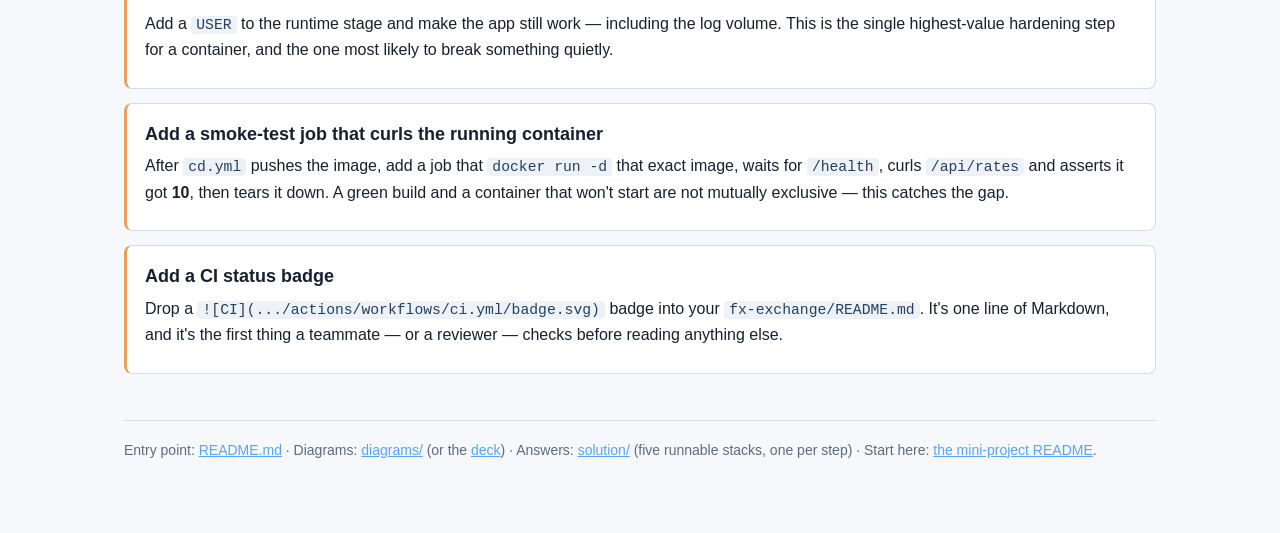
<file: decks/overview-steps-01-05.html>
<!DOCTYPE html>
<html lang="en">
<head>
<meta charset="UTF-8">
<meta name="viewport" content="width=device-width, initial-scale=1.0">
<title>FX exchange · Steps 1–5 — Docker, Compose, CI &amp; CD</title>
<style>
  :root{--bg:#0f1420;--panel:#182234;--panel2:#1f2c42;--ink:#e8edf5;--muted:#9fb0c7;
        --mint:#4bd6a0;--blue:#5aa2ff;--amber:#e6a15a;--red:#ff6b6b;--border:#2a3852}
  *{box-sizing:border-box}
  body{margin:0;background:var(--bg);color:var(--ink);
       font:16px/1.65 -apple-system,BlinkMacSystemFont,"Segoe UI",Roboto,sans-serif}
  code,kbd{font-family:ui-monospace,SFMono-Regular,Menlo,monospace;font-size:.92em}
  code{background:#0b0f18;padding:1px 5px;border-radius:4px;color:#cfe3ff}
  a{color:var(--blue)}
  .wrap{max-width:1080px;margin:0 auto;padding:0 24px 64px}
  .hero{background:var(--panel);border-bottom:1px solid var(--border);padding:28px 0 22px;margin-bottom:28px}
  .crumb{color:var(--muted);font-size:13px;letter-spacing:1.4px;text-transform:uppercase}
  h1{margin:8px 0 10px;font-size:30px;line-height:1.25}
  h2{font-size:15px;text-transform:uppercase;letter-spacing:1.2px;color:var(--muted);
     margin:38px 0 14px;border-bottom:1px solid var(--border);padding-bottom:8px}
  .goal{color:#cfd9e8;max-width:76ch}
  .daynav{display:flex;flex-wrap:wrap;gap:6px;margin-top:16px}
  .daynav span{font-size:12px;padding:4px 9px;border:1px solid var(--border);border-radius:99px;color:var(--muted)}
  .daynav span.here{background:rgba(75,214,160,.15);border-color:var(--mint);color:var(--mint);font-weight:600}
  ul.ach{list-style:none;padding:0;display:grid;grid-template-columns:repeat(auto-fit,minmax(300px,1fr));gap:8px}
  ul.ach li{background:var(--panel);border:1px solid var(--border);border-radius:8px;padding:10px 14px;font-size:15px}
  .task{background:var(--panel);border:1px solid var(--border);border-left:3px solid var(--blue);
        border-radius:8px;padding:16px 18px;margin-bottom:14px}
  .task.done{opacity:.55;border-left-color:var(--mint)}
  .task h3{margin:0 0 4px;font-size:18px}
  .task h3 a{text-decoration:none}
  .meta{color:var(--muted);font-size:13px;margin-bottom:10px}
  .why{color:var(--amber);font-size:14px;margin:0 0 8px}
  .task p{margin:0 0 8px}
  .cp{background:#0b0f18;border-left:3px solid var(--mint);padding:9px 12px;border-radius:0 6px 6px 0;
      font-size:14px;margin-top:10px}
  .cp b{color:var(--mint)}
  label.chk{display:flex;align-items:center;gap:8px;color:var(--muted);font-size:13px;
            cursor:pointer;user-select:none;margin-bottom:8px}
  .theory{background:var(--panel2);border:1px solid var(--border);border-radius:8px;padding:14px 18px;margin-bottom:12px}
  .theory h4{margin:0 0 6px;font-size:16px;color:var(--mint)}
  .theory p{margin:0 0 8px;font-size:15px;color:#d5e0ee}
  .cols{display:grid;grid-template-columns:repeat(auto-fit,minmax(330px,1fr));gap:16px}
  table{width:100%;border-collapse:collapse;font-size:14px}
  th,td{text-align:left;padding:7px 9px;border-bottom:1px solid var(--border);vertical-align:top}
  th{color:var(--muted);font-size:12px;text-transform:uppercase;letter-spacing:.9px}
  .sheet{background:var(--panel);border:1px solid var(--border);border-radius:8px;padding:6px 14px 10px}
  .sheet h4{color:var(--blue);font-size:14px;margin:12px 0 4px;text-transform:uppercase;letter-spacing:1px}
  details.hint{margin-top:8px;font-size:14px}
  details.hint summary{cursor:pointer;color:var(--amber)}
  .xtra{border-left-color:var(--amber)}
  .genai{background:var(--panel);border:1px dashed var(--mint);border-radius:8px;padding:16px 18px;margin-bottom:14px}
  footer{margin-top:46px;padding-top:18px;border-top:1px solid var(--border);color:var(--muted);font-size:14px}
  .warn{background:rgba(230,161,90,.12);border:1px solid var(--amber);border-radius:8px;
        padding:12px 16px;color:#f0d3ae;font-size:14px;margin:14px 0}
  @media (prefers-color-scheme: light){
    :root{--bg:#f6f8fb;--panel:#fff;--panel2:#eef3f9;--ink:#16202f;--muted:#5b6b80;--border:#d4dce7}
    code{background:#eef2f7;color:#22405f}
  }
</style>
</head>
<body>

<header class="hero"><div class="wrap">
  <div class="crumb">FX exchange · Steps 1–5</div>
  <h1>Ship the machine: Docker, Compose, CI &amp; CD</h1>
  <p class="goal">
    Your API works — on your laptop, with your JDK, your Gradle and your hand-installed MySQL.
    Here all of that goes in a box that anyone can run, and a pipeline takes over the checking.
    <em>Done looks like:</em> three containers, one database, and a browser page that renders your
    rates — all raised by one <code>docker compose up</code> on a machine with nothing installed —
    plus two images on a registry that only reach it once a human says yes.
  </p>
  <div class="daynav">
    <span class="here">Steps 1–5 · Containers, Compose, CI &amp; CD</span>
  </div>
</div></header>

<div class="wrap">

<div class="warn" style="border-color:var(--blue);background:rgba(90,162,255,.1);color:#cfe3ff">
  <strong>New here, or lost between tasks?</strong>
  <a href="diagrams/">Eight diagrams</a> — the system after every step, and a screenshot of the
  finished thing. Same content as a <a href="architecture-steps-01-05.html">click-through deck</a>.
</div>

<h2>By the end of Step 5 you can…</h2>
<ul class="ach">
  <li>🧱 Write a multi-stage <code>Dockerfile</code> and explain every line of it</li>
  <li>⚡ Order instructions so a one-character fix doesn't re-download the internet</li>
  <li>🔌 Explain <em>whose</em> <code>localhost</code> a container is talking to</li>
  <li>🗂️ Raise an app + database together with one command</li>
  <li>💾 Say what <code>down</code> keeps and <code>down -v</code> destroys, and why</li>
  <li>🚪 Diagnose "port is already allocated" in one glance</li>
  <li>🌐 Serve a browser app from nginx and proxy its API calls through one origin</li>
  <li>🚦 Gate <code>main</code> behind CI so a red suite never merges</li>
  <li>📦 Publish two images to <code>ghcr.io</code> and gate the deploy behind a human</li>
</ul>

<h2>Before you start</h2>
<div class="sheet">
<pre><code>docker --version                     # Docker Desktop up and answering?
docker compose version               # v2 — the subcommand, not docker-compose

mkdir fx-exchange &amp;&amp; cd fx-exchange  # this starts a NEW repo — your own
git init -b main
cp -R ../mini-project/start/. .
# ...write README.md with YOUR NAME in it...
git add . &amp;&amp; git commit -m "chore: fx-app-spring and README"
git remote add origin git@github.com:&lt;you&gt;/fx-exchange.git
git push -u origin main               # baseline on main BEFORE any work
git switch -c step-01                # then one branch per step</code></pre>
<p style="color:var(--muted);font-size:14px;margin:10px 0 0">
  <strong>One branch per step</strong> — <code>step-01</code> … <code>step-05</code> —
  each merged to <code>main</code> through a pull request. Nobody commits straight to
  <code>main</code>: it costs nothing while you are alone in the repo, and it is the habit that
  keeps a team from standing on each other later.
</p>
<p style="color:var(--muted);font-size:14px;margin:10px 0 0">
  Two applications, <strong>side by side</strong> — neither inside the other. Each owns its own
  <code>Dockerfile</code> at the root of its own folder; <code>docker-compose.yml</code> sits at
  the workspace root and wires them together. Add a <code>README.md</code> there with
  <strong>your name</strong> on it.
</p>
<pre><code>fx-exchange/
├── README.md
├── docker-compose.yml       ← Step 2
├── fx-app-spring/           ← your API. Its Dockerfile goes at ITS root.
└── fx-monitor/              ← Step 3 — beside, not inside</code></pre>
<p style="color:var(--muted);font-size:14px;margin:10px 0 0">
  <strong>From Step 4 on, the pipeline files move up a level.</strong>
  <code>.github/workflows/ci.yml</code> and <code>cd.yml</code> live at the <strong>true root of
  your fork</strong> — beside <code>fx-exchange/</code>, not inside it — because GitHub Actions
  only reads workflows from the repo root. Every step inside them then names
  <code>working-directory: fx-exchange/fx-app-spring</code> explicitly, because the Gradle build
  lives two levels down from there.
</p>
</div>
<div class="warn">
  <strong>Docker Desktop must be running.</strong> If it won't install on your laptop, say so at
  stand-up <em>now</em> and pair with someone whose machine works — every task after the first
  builds on a running stack. Keep <strong>two terminals</strong> open all day: one for
  <code>docker compose logs -f</code>, one for everything else. The lessons live in the logs.
</div>

<h2>The steps</h2>

<div class="task" id="t1">
  <label class="chk"><input type="checkbox" data-k="step1"> mark done</label>
  <h3><a href="../steps/01-dockerfile.md">1 · Put it in a box</a></h3>
  <div class="meta">AM · ~65 min · deck: Containerisation / Dockerfiles</div>
  <p class="why">Why: "works on my machine" is a bug report, not a status.</p>
  <p><strong>Start a new repo, and no database needed — stop MySQL for this one.</strong>
     Lay the workspace out first (two sibling apps, README with your name), then write the
     Dockerfile in stages
     and run it after each: naive single-stage → publish a port → diagnose the
     <em>whose localhost?</em> failure (and deliberately <em>not</em> fix it) → multi-stage →
     prove the layer cache by touching a file → <code>.dockerignore</code> → override config with
     <code>-e</code> → volumes and bind mounts → the everyday
     <code>ps/logs/exec/images</code> commands.</p>
  <details class="hint"><summary>Stuck?</summary>
    The container starting is <em>not</em> the app working — the pool is lazy, so
    <code>/health</code> is green while <code>/api/rates</code> is 500. Read the container log,
    not the HTTP body.</details>
  <div class="cp"><b>Checkpoint:</b> <code>/health</code> UP · <code>/</code> 404 ·
    <code>/api/health/db</code> DOWN · <code>/api/rates</code> 500 — running with
    <b>no JDK, no Gradle and no MySQL</b>. Multi-stage image smaller; rebuild leaves
    <code>go-offline</code> CACHED. The 10 rates arrive in Step 2.</div>
</div>

<div class="task" id="t2">
  <label class="chk"><input type="checkbox" data-k="step2"> mark done</label>
  <h3><a href="../steps/02-compose-mysql.md">2 · The whole stack in one file</a></h3>
  <div class="meta">AM · ~60 min · deck: Containerisation</div>
  <p class="why">Why: the app was portable, the database still wasn't.</p>
  <p>A <code>db</code> service and an app service, wired by <strong>service name</strong> not
     <code>localhost</code>. Healthcheck + <code>depends_on: condition:</code>, named volume vs
     bind mount, <code>.env</code> and <code>${VAR:-default}</code>, and the
     <code>down</code> / <code>down -v</code> experiment that explains why your seed edits
     "did nothing".</p>
  <details class="hint"><summary>Stuck?</summary>
    <code>3307:3306</code> — left is your laptop, right is inside. Container-to-container traffic
    uses the <em>right</em> one.</details>
  <div class="cp"><b>Checkpoint:</b> local MySQL <b>stopped</b>, <code>docker compose up</code>
    serves 10 rates; <code>down -v &amp;&amp; up</code> re-seeds from scratch.</div>
</div>

<div class="task" id="t3">
  <label class="chk"><input type="checkbox" data-k="step3"> mark done</label>
  <h3><a href="../steps/03-monitor-and-ports.md">3 · A second app, and the port fight</a></h3>
  <div class="meta">PM · ~45 min · deck: Containerisation</div>
  <p class="why">Why: most containers you'll ever run were built by someone else.</p>
  <p><code>fx-monitor</code> is given complete — containerise it, add it to the stack, hit
     <code>port is already allocated</code>, and work out which of the two numbers caused it.
     nginx serves the page <em>and</em> proxies <code>/api</code> onward, so the browser stays
     same-origin and CORS never enters the picture.</p>
  <details class="hint"><summary>Stuck?</summary>
    Container ports are private to each container; published host ports are shared across your
    whole machine. It is always the left-hand number.</details>
  <div class="cp"><b>Checkpoint:</b> three services up · <code>http://localhost:3000</code> renders
    the live table · the ACCEPTING toggle reads ON and rates tick every couple of seconds —
    <code>fx-app-spring</code> feeds itself, no second app required.</div>
</div>

<div class="task" id="t4">
  <label class="chk"><input type="checkbox" data-k="step4"> mark done</label>
  <h3><a href="../steps/04-ci-pipeline.md">4 · The machine runs the tests (CI)</a></h3>
  <div class="meta">AM/PM · ~45 min · deck: CI / GitHub Actions</div>
  <p class="why">Why: a test only protects you if it runs without you remembering to run it.</p>
  <p>Author <code>.github/workflows/ci.yml</code> at the <strong>repo root</strong>
     (<code>working-directory: fx-exchange/fx-app-spring</code>), triggered on <code>push</code>
     and <code>pull_request</code>, running <code>./gradlew build</code> against your
     <strong>existing</strong> test suite — nothing new to write here. Then rig a PR with a
     deliberately failing assertion, watch CI go red, and turn on <strong>branch protection</strong>
     so red can't merge.</p>
  <details class="hint"><summary>Stuck?</summary>
    "Required status checks" in branch protection is what turns a red X from a suggestion into a
    locked merge button. No protection rule → nothing is actually enforced.</details>
  <div class="cp"><b>Checkpoint:</b> your Actions tab shows a <b>red run followed by a green
    run</b>; the rigged red PR is <b>blocked</b> by branch protection — the merge button won't go.</div>
</div>

<div class="task" id="t5">
  <label class="chk"><input type="checkbox" data-k="step5"> mark done</label>
  <h3><a href="../steps/05-cd-ghcr.md">5 · From green build to blessed deploy (CD)</a></h3>
  <div class="meta">PM · ~45 min · deck: CI→CD</div>
  <p class="why">Why: shipping should be one click a human takes on purpose — not a thing that happens by accident.</p>
  <p>Split the pipeline by trigger so nothing builds twice: <strong>narrow <code>ci.yml</code> to
     <code>pull_request</code></strong> and add a build-only <code>images</code> matrix, then add
     <code>cd.yml</code> on <code>push: [main]</code>. Its jobs chain: <strong>build</strong>
     (verify) → <strong>publish</strong> (log in to <code>ghcr.io</code>, build, push
     <code>sha-&lt;short&gt;</code> <em>and</em> <code>latest</code> for both
     <code>fx-app-spring</code> and <code>fx-monitor</code>) → <strong>deploy</strong>
     (<code>environment: staging</code>, a required-reviewer gate; the deploy itself is a stand-in
     <code>echo</code> for now).</p>
  <details class="hint"><summary>Stuck?</summary>
    ghcr package names must be <b>lowercase</b>. If <code>github.repository_owner</code> has
    capitals, the push 400s — lowercase it in the workflow.</details>
  <div class="cp"><b>Checkpoint:</b> a merge to <code>main</code> runs <code>cd.yml</code>;
    <code>fx-app-spring</code> and <code>fx-monitor</code> both show up on ghcr with <b>two
    tags</b> — <code>sha-&lt;short&gt;</code> and <code>latest</code>; the <code>deploy</code> job
    <b>waits for a reviewer</b> before it runs.</div>
</div>

<div class="genai">
  <h3 style="margin:0 0 4px"><a href="../steps/05-cd-ghcr.md">GenAI closer — build the habit that saves you</a></h3>
  <div class="meta">~10 min</div>
  <p>Have an assistant review your <code>Dockerfile</code>, then your <code>ci.yml</code> and
     <code>cd.yml</code> — and price every suggestion before taking one. Then ask it to "speed up
     CI", and see whether it reaches for a <code>sleep</code> in the port-fight step, or for
     dropping a test in the pipeline step, to get there faster.</p>
</div>

<h2>Theory background</h2>

<div class="theory">
  <h4>A container is a process, not a computer</h4>
  <p>No second operating system is booted. Your process runs on the same kernel as everything
     else, with its own <em>view</em> of the world: its own filesystem, its own process list, its
     own network interface. That is why it starts in milliseconds and why
     <code>localhost</code> means something different inside it.</p>
</div>

<div class="theory">
  <h4>Images are layers, and order is everything</h4>
  <p>Each instruction adds a read-only layer; a container adds one thin writable layer on top.
     Docker re-runs a layer only when the files it copies have changed — <em>and every layer after
     it</em>. Copy <code>build.gradle</code> and resolve dependencies <strong>before</strong> copying
     <code>src</code>, and a source edit rebuilds in seconds instead of minutes.</p>
</div>

<div class="theory">
  <h4>Two ports, two different jobs</h4>
  <p><code>-p 3000:80</code> — the <strong>left</strong> is a port on your laptop, a scarce
     machine-wide resource; the <strong>right</strong> is inside the container, private to it.
     Ten containers can all use port 80 internally. Only one can publish on host 3000. Every
     "port is already allocated" is about the left-hand number.</p>
</div>

<div class="theory">
  <h4>Compose networking: names, not addresses</h4>
  <p>Every service gets a DNS name equal to its service name, resolved on an internal network.
     <code>fx-db:3306</code> works and doesn't care what IP the container happens to have. And
     "started" ≠ "ready": a healthcheck plus <code>depends_on: condition: service_healthy</code>
     is the difference between a reliable stack and one that works on the second try.</p>
</div>

<div class="theory">
  <h4>CI is a gate, not a chore</h4>
  <p>A pipeline that runs the suite on every push tells you when something broke.
     <strong>Branch protection</strong> — a required status check — is what turns that from
     information into enforcement: a red run doesn't just warn you, it <em>locks the merge
     button</em>. Green stops being an opinion and becomes a precondition.</p>
</div>

<div class="theory">
  <h4>CD ships; a human blesses</h4>
  <p>The CD pipeline builds the image, tags it <code>sha-&lt;short&gt;</code> so every deploy is
     traceable to an exact commit, and pushes it to the registry — all automatic. The
     <code>deploy</code> job then sits behind <code>environment: staging</code> with a required
     reviewer. Automation carries the change to the door; a person decides to open it. That gate is
     the difference between automation and abdication.</p>
</div>

<h2>Cheatsheet</h2>
<div class="cols">

<div class="sheet">
<h4>Images &amp; containers</h4>
<table>
<tr><td><code>docker build -t name:tag .</code></td><td>build from ./Dockerfile</td></tr>
<tr><td><code>docker images</code></td><td>what you've built, and how big</td></tr>
<tr><td><code>docker run -p 8080:8080 img</code></td><td>run, publishing a port</td></tr>
<tr><td><code>-e KEY=value</code></td><td>override config at run time</td></tr>
<tr><td><code>-v name:/path</code></td><td>named volume (Docker owns it)</td></tr>
<tr><td><code>-v "$PWD/dir:/path:ro"</code></td><td>bind mount, read-only</td></tr>
<tr><td><code>docker ps -a</code></td><td>running <em>and</em> dead containers</td></tr>
<tr><td><code>docker logs &lt;id&gt;</code></td><td>its stdout, after the fact</td></tr>
<tr><td><code>docker exec -it &lt;id&gt; sh</code></td><td>a shell inside it</td></tr>
</table>
</div>

<div class="sheet">
<h4>Dockerfile</h4>
<table>
<tr><td><code>FROM x AS build</code></td><td>named stage, for multi-stage</td></tr>
<tr><td><code>COPY --from=build a b</code></td><td>take only the artifact across</td></tr>
<tr><td><code>WORKDIR /app</code></td><td>cd, and create if needed</td></tr>
<tr><td><code>RUN cmd</code></td><td>runs at <em>build</em> time → a layer</td></tr>
<tr><td><code>ENTRYPOINT ["java","-jar",…]</code></td><td>runs at <em>start</em> time</td></tr>
<tr><td><code>EXPOSE 8080</code></td><td>documentation; <code>-p</code> publishes</td></tr>
<tr><td><code>.dockerignore</code></td><td>keeps the build context small</td></tr>
</table>
</div>

<div class="sheet">
<h4>Compose</h4>
<table>
<tr><td><code>up --build -d</code></td><td>build then start detached</td></tr>
<tr><td><code>ps</code></td><td>state + published ports</td></tr>
<tr><td><code>logs -f &lt;svc&gt;</code></td><td>follow one service</td></tr>
<tr><td><code>exec &lt;svc&gt; bash</code></td><td>shell into a service</td></tr>
<tr><td><code>down</code></td><td>remove containers, <b>keep</b> volumes</td></tr>
<tr><td><code>down -v</code></td><td>…and destroy volumes</td></tr>
<tr><td><code>config</code></td><td>show the fully-resolved file</td></tr>
<tr><td><code>${VAR:-default}</code></td><td>value from <code>.env</code>, or fallback</td></tr>
</table>
</div>

<div class="sheet">
<h4>CI / CD — GitHub Actions</h4>
<table>
<tr><td><code>ci.yml</code></td><td>Step 4: <code>push</code> + <code>pull_request</code> → <code>build</code>. Step 5: narrowed to <code>pull_request</code>, plus an <code>images</code> matrix</td></tr>
<tr><td><code>cd.yml</code></td><td>on <code>push: [main]</code> → <code>build</code> → <code>publish</code> → <code>deploy</code></td></tr>
<tr><td><code>working-directory: fx-exchange/fx-app-spring</code></td><td>where a <code>run:</code> step actually executes</td></tr>
<tr><td><code>build-root-directory:</code></td><td>same path, for <code>setup-gradle</code>'s cache key</td></tr>
<tr><td><code>ghcr.io/&lt;owner&gt;/&lt;app&gt;</code></td><td>tags <code>sha-&lt;short&gt;</code> + <code>latest</code> · owner <b>lowercase</b></td></tr>
<tr><td><code>environment: staging</code></td><td>required-reviewer gate before <code>deploy</code> runs</td></tr>
</table>
</div>

</div>

<h2>Extra challenges</h2>

<div class="task xtra">
  <h3>Shrink the image</h3>
  <p>Try <code>eclipse-temurin:21-jre-alpine</code>, then a <code>jlink</code>-trimmed runtime.
     Record the sizes. Then find the cost: what changed about libc, DNS, or your JVM flags?
     A smaller number that breaks in production is not a win.</p>
</div>

<div class="task xtra">
  <h3>Run as a non-root user</h3>
  <p>Add a <code>USER</code> to the runtime stage and make the app still work — including the log
     volume. This is the single highest-value hardening step for a container, and the one most
     likely to break something quietly.</p>
</div>

<div class="task xtra">
  <h3>Add a smoke-test job that curls the running container</h3>
  <p>After <code>cd.yml</code> pushes the image, add a job that <code>docker run -d</code> that
     exact image, waits for <code>/health</code>, curls <code>/api/rates</code> and asserts it got
     <b>10</b>, then tears it down. A green build and a container that won't start are not
     mutually exclusive — this catches the gap.</p>
</div>

<div class="task xtra">
  <h3>Add a CI status badge</h3>
  <p>Drop a <code>![CI](.../actions/workflows/ci.yml/badge.svg)</code> badge into your
     <code>fx-exchange/README.md</code>. It's one line of Markdown, and it's the first thing a
     teammate — or a reviewer — checks before reading anything else.</p>
</div>

<footer>
  Entry point: <a href="../README.md">README.md</a> ·
  Diagrams: <a href="diagrams/">diagrams/</a> (or the <a href="architecture-steps-01-05.html">deck</a>) ·
  Answers: <a href="../solutions/">solution/</a> (five runnable stacks, one per step) ·
  Start here: <a href="../README.md">the mini-project README</a>.
</footer>

</div>

<script>
  document.querySelectorAll('input[data-k]').forEach(function(box){
    var key = 'fx-' + box.dataset.k;
    box.checked = localStorage.getItem(key) === '1';
    box.closest('.task').classList.toggle('done', box.checked);
    box.addEventListener('change', function(){
      localStorage.setItem(key, box.checked ? '1' : '0');
      box.closest('.task').classList.toggle('done', box.checked);
    });
  });
</script>
</body>
</html>
</file>
